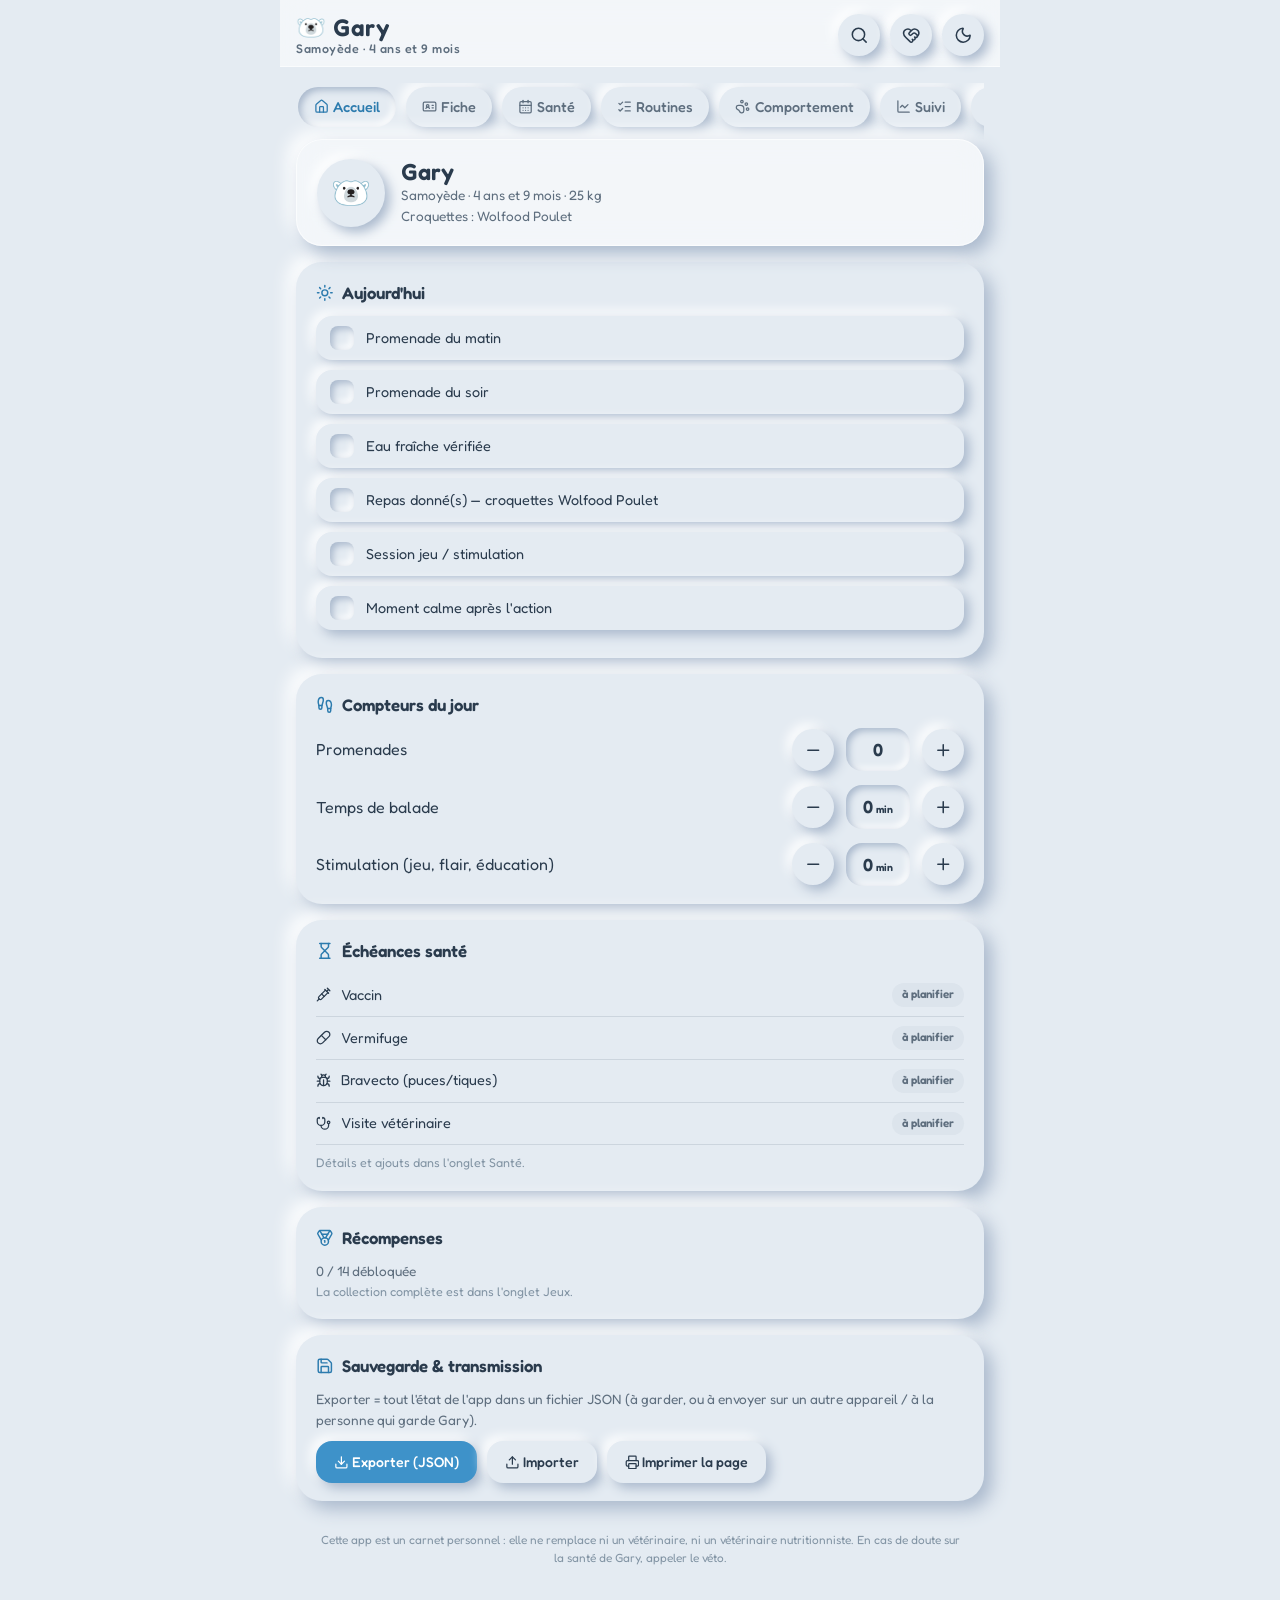
<file: gary/index.html>
<!DOCTYPE html>
<html lang="fr">
<head>
<meta charset="UTF-8">
<meta name="viewport" content="width=device-width, initial-scale=1.0, viewport-fit=cover">
<title>Gary · Carnet de soins</title>
<meta name="description" content="Carnet de soins de Gary — Samoyède. Source de vérité unique, utilisable par n'importe quel soignant.">
<meta name="theme-color" content="#E4EBF2">

<link rel="preconnect" href="https://fonts.googleapis.com">
<link rel="preconnect" href="https://fonts.gstatic.com" crossorigin>
<link href="https://fonts.googleapis.com/css2?family=Fredoka:wght@400;500;600;700&display=swap" rel="stylesheet">

<link rel="stylesheet" href="style.css">
</head>
<body>

<a href="#main" class="sr-only">Aller au contenu</a>

<div class="app">
  <header class="header" id="header"></header>
  <nav class="tabs" id="tabs" role="tablist" aria-label="Sections"></nav>
  <main id="main"></main>
  <p class="disclaimer" id="disclaimer"></p>
</div>

<div class="toast" id="toast" role="status" aria-live="polite"></div>
<div id="modal-root"></div>

<script src="gary-data.js"></script>
<script src="app.js"></script>
</body>
</html>
</file>
<file: gary/style.css>
/* ============================================================
   GARY · STYLE — système « neige tassée + givre »
   ------------------------------------------------------------
   Base   = neumorphism opaque (surfaces, cartes au repos, boutons)
   Givre  = calques translucides (backdrop-filter) UNIQUEMENT sur :
            modales, hero, carte active/ouverte, panneau latéral.
   Règles dures :
   - frost jamais sous un texte long
   - texte à contraste élevé (jamais le piège faible-contraste)
   - affordance cliquable : état inset net au press
   - fallback opaque si backdrop-filter non supporté
   ============================================================ */

/* ============== TOKENS — CLAIR ============== */
:root {
  --ice: #E4EBF2;
  --ice-deep: #DCE4EC;
  --light: #FFFFFF;            /* ombre claire haut-gauche */
  --dark: #A9B8CC;             /* ombre froide bas-droite */
  --ink: #2A3B4D;
  --ink-soft: #5E6E7E;
  --ink-faint: #8294A4;
  --glacier: #3E92C9;
  --glacier-d: #2C7BAE;
  --cyan: #5FC9D6;
  --warn: #E08A6B;
  --good: #5BB98C;
  --r: 26px;
  --r-sm: 16px;
  --shadow-up: 8px 8px 18px var(--dark), -8px -8px 18px var(--light);
  --shadow-up-sm: 5px 5px 12px var(--dark), -5px -5px 12px var(--light);
  --shadow-in: inset 6px 6px 12px var(--dark), inset -6px -6px 12px var(--light);
  --shadow-in-sm: inset 3px 3px 7px var(--dark), inset -3px -3px 7px var(--light);
  --frost-bg: rgba(255, 255, 255, .55);
  --frost-border: rgba(255, 255, 255, .6);
  --chip-fait: #3F8F68;
  --chip-fait-bg: #D9EEE3;
  --chip-folklore: #B05E3B;
  --chip-folklore-bg: #F6E3D9;
  --chip-hypothese: #57708E;
  --chip-hypothese-bg: #DEE7F1;
  --grid-line: rgba(94, 110, 126, .18);
}

/* ============== TOKENS — NUIT GLACIAIRE ============== */
/* Base bleu-nuit désaturé, ombres claires atténuées, accents conservés,
   texte clair contraste ≥ AA. */
[data-theme="dark"] {
  --ice: #1F2733;
  --ice-deep: #1A212C;
  --light: #2C3644;             /* ombre claire atténuée */
  --dark: #12181F;
  --ink: #E8EEF4;
  --ink-soft: #AEBBC9;
  --ink-faint: #7E8C9B;
  --glacier: #3E92C9;
  --glacier-d: #5FB2E4;
  --frost-bg: rgba(31, 40, 54, .55);
  --frost-border: rgba(255, 255, 255, .12);
  --chip-fait: #8FD8B4;
  --chip-fait-bg: #24463A;
  --chip-folklore: #F0B08F;
  --chip-folklore-bg: #4A3327;
  --chip-hypothese: #A9C4E2;
  --chip-hypothese-bg: #2A3B50;
  --grid-line: rgba(174, 187, 201, .18);
}

/* ============== RESET / BASE ============== */
* { box-sizing: border-box; margin: 0; padding: 0; }
html { -webkit-text-size-adjust: 100%; }
body {
  font-family: 'Fredoka', system-ui, sans-serif;
  background: var(--ice);
  color: var(--ink);
  line-height: 1.55;
  min-height: 100dvh;
  transition: background .3s, color .3s;
}
img { max-width: 100%; display: block; }
button, input, select, textarea { font: inherit; color: inherit; }
a { color: var(--glacier-d); }

/* Focus clavier visible partout */
:focus-visible {
  outline: 3px solid var(--glacier);
  outline-offset: 2px;
  border-radius: 6px;
}

.sr-only {
  position: absolute; width: 1px; height: 1px; overflow: hidden;
  clip: rect(0 0 0 0); white-space: nowrap;
}

/* ============== LAYOUT ============== */
.app {
  max-width: 720px;
  margin: 0 auto;
  padding: 16px 16px 96px;
}

/* ============== HEADER (hero = givre, autorisé) ============== */
.header {
  position: sticky;
  top: 0;
  z-index: 40;
  margin: -16px -16px 16px;
  padding: 14px 16px 10px;
  background: var(--ice);            /* fallback opaque */
  border-bottom: 1px solid var(--frost-border);
}
@supports (backdrop-filter: blur(14px)) {
  .header { background: var(--frost-bg); backdrop-filter: blur(14px); }
}
.header-row {
  display: flex; align-items: center; gap: 10px;
}
.header-title {
  font-size: 1.5rem; font-weight: 600; letter-spacing: .5px;
  line-height: 1.15;
  flex: 1; min-width: 0;
}
.header-title small {
  display: block;
  font-size: .78rem; font-weight: 500; color: var(--ink-soft);
  white-space: nowrap; overflow: hidden; text-overflow: ellipsis;
}

/* Boutons ronds neumorphes du header */
.btn-round {
  width: 42px; height: 42px; flex: none;
  border: none; border-radius: 50%;
  background: var(--ice);
  box-shadow: var(--shadow-up-sm);
  cursor: pointer;
  font-size: 1.1rem;
  display: grid; place-items: center;
  transition: box-shadow .15s;
}
.btn-round:active, .btn-round[aria-pressed="true"] { box-shadow: var(--shadow-in-sm); }

/* Bandeau mode garde */
.garde-banner {
  margin-top: 10px;
  padding: 8px 14px;
  border-radius: var(--r-sm);
  background: var(--glacier);
  color: #fff;
  font-size: .85rem;
  font-weight: 500;
  display: none;
}
body.mode-soignant .garde-banner { display: block; }

/* Recherche */
.search-wrap { margin-top: 10px; display: none; }
.search-wrap.open { display: block; }
.search-input {
  width: 100%;
  border: none; border-radius: var(--r-sm);
  padding: 11px 16px;
  background: var(--ice);
  box-shadow: var(--shadow-in-sm);
  color: var(--ink);
}
.search-input::placeholder { color: var(--ink-faint); }
.search-results { margin-top: 8px; display: grid; gap: 6px; }
.search-hit {
  text-align: left; border: none; cursor: pointer;
  padding: 10px 14px; border-radius: var(--r-sm);
  background: var(--ice); box-shadow: var(--shadow-up-sm);
  color: var(--ink);
}
.search-hit:active { box-shadow: var(--shadow-in-sm); }
.search-hit .hit-where { font-size: .72rem; color: var(--ink-faint); display: block; }

/* ============== NAV (onglets scrollables) ============== */
.tabs {
  display: flex; gap: 10px;
  overflow-x: auto;
  padding: 4px 2px 12px;
  scrollbar-width: none;
}
.tabs::-webkit-scrollbar { display: none; }
.tab {
  flex: none;
  border: none; cursor: pointer;
  padding: 9px 16px;
  border-radius: 999px;
  background: var(--ice);
  box-shadow: var(--shadow-up-sm);
  color: var(--ink-soft);
  font-weight: 500;
  font-size: .9rem;
  transition: box-shadow .15s, color .15s;
}
.tab[aria-selected="true"] {
  box-shadow: var(--shadow-in-sm);
  color: var(--glacier-d);
}
.tab:active { box-shadow: var(--shadow-in-sm); }

/* ============== CARTES (neige tassée) ============== */
.card {
  background: var(--ice);
  border-radius: var(--r);
  box-shadow: var(--shadow-up);
  padding: 18px 20px;
  margin-bottom: 16px;
}
.card h2 {
  font-size: 1.05rem; font-weight: 600;
  margin-bottom: 10px;
  display: flex; align-items: center; gap: 8px;
}
.card h3 { font-size: .95rem; font-weight: 600; margin: 12px 0 6px; }
.card p { color: var(--ink); font-size: .92rem; }
.card .muted { color: var(--ink-soft); font-size: .85rem; }
.card .faint { color: var(--ink-faint); font-size: .78rem; }

/* Carte givre — réservée aux calques flottants (hero, carte active) */
.card-frost {
  background: var(--ice-deep);        /* fallback opaque */
  border: 1px solid var(--frost-border);
}
@supports (backdrop-filter: blur(14px)) {
  .card-frost { background: var(--frost-bg); backdrop-filter: blur(14px); }
}

/* ============== HERO ACCUEIL ============== */
.hero {
  display: flex; align-items: center; gap: 16px;
}
.hero-emoji {
  width: 68px; height: 68px; flex: none;
  border-radius: 50%;
  background: var(--ice);
  box-shadow: var(--shadow-up-sm);
  display: grid; place-items: center;
  font-size: 2rem;
}
.hero-name { font-size: 1.45rem; font-weight: 600; line-height: 1.15; }
.hero-sub { color: var(--ink-soft); font-size: .85rem; }

/* ============== BOUTONS ============== */
.btn {
  border: none; cursor: pointer;
  padding: 10px 18px;
  border-radius: var(--r-sm);
  background: var(--ice);
  box-shadow: var(--shadow-up-sm);
  color: var(--ink);
  font-weight: 500;
  font-size: .88rem;
  transition: box-shadow .15s;
}
.btn:active { box-shadow: var(--shadow-in-sm); }
.btn-primary { background: var(--glacier); color: #fff; box-shadow: var(--shadow-up-sm); }
.btn-primary:active { box-shadow: var(--shadow-in-sm); }
.btn-row { display: flex; flex-wrap: wrap; gap: 10px; margin-top: 10px; }

/* Compteurs +/- */
.counter { display: flex; align-items: center; gap: 12px; }
.counter-val {
  min-width: 64px; text-align: center;
  padding: 8px 12px; border-radius: var(--r-sm);
  box-shadow: var(--shadow-in-sm);
  font-weight: 600; font-size: 1.1rem;
}

/* ============== CHIPS DE VÉRITÉ + BADGES ============== */
.chip {
  display: inline-block;
  padding: 2px 10px;
  border-radius: 999px;
  font-size: .68rem;
  font-weight: 600;
  letter-spacing: .3px;
  text-transform: uppercase;
  vertical-align: middle;
}
.chip-fait { background: var(--chip-fait-bg); color: var(--chip-fait); }
.chip-folklore { background: var(--chip-folklore-bg); color: var(--chip-folklore); }
.chip-hypothese { background: var(--chip-hypothese-bg); color: var(--chip-hypothese); }
.chip-mode { background: var(--ice-deep); color: var(--ink-soft); box-shadow: var(--shadow-in-sm); }

.badge {
  display: inline-block;
  padding: 3px 10px; border-radius: 999px;
  font-size: .72rem; font-weight: 600;
}
.badge-late { background: var(--warn); color: #fff; }
.badge-soon { background: var(--glacier); color: #fff; }
.badge-ok { background: var(--good); color: #fff; }
.badge-off { background: var(--ice-deep); color: var(--ink-soft); }

/* ============== FICHES / ACCORDÉONS ============== */
.fiche { margin-bottom: 14px; }
.fiche-head {
  display: flex; align-items: flex-start; gap: 8px;
}
.fiche-head h3 { flex: 1; margin: 0; font-size: .98rem; }
.fav-btn {
  border: none; background: none; cursor: pointer;
  font-size: 1.05rem; line-height: 1;
  color: var(--ink-faint);
  padding: 2px 4px;
}
.fav-btn[aria-pressed="true"] { color: var(--warn); }
.fiche-corps { margin-top: 6px; font-size: .9rem; }
.fiche-chips { display: flex; flex-wrap: wrap; gap: 6px; margin-top: 8px; }

/* Accordéon natif <details> — a_savoir toujours plié par défaut */
details.acc {
  border-radius: var(--r-sm);
  background: var(--ice);
  box-shadow: var(--shadow-up-sm);
  margin-bottom: 12px;
  overflow: hidden;
}
details.acc summary {
  cursor: pointer;
  list-style: none;
  padding: 12px 16px;
  font-weight: 500;
  font-size: .92rem;
  display: flex; align-items: center; gap: 8px;
  user-select: none;
}
details.acc summary::-webkit-details-marker { display: none; }
details.acc summary::after {
  content: '▾'; margin-left: auto; color: var(--ink-faint);
  transition: transform .2s;
}
details.acc[open] summary::after { transform: rotate(180deg); }
details.acc[open] {
  /* carte ouverte = calque actif → givre autorisé */
  box-shadow: var(--shadow-in-sm);
}
details.acc .acc-body { padding: 0 16px 14px; }

/* ============== CHECKLISTS ============== */
.check-item {
  display: flex; align-items: center; gap: 12px;
  padding: 10px 14px;
  border-radius: var(--r-sm);
  background: var(--ice);
  box-shadow: var(--shadow-up-sm);
  margin-bottom: 10px;
  cursor: pointer;
  transition: box-shadow .15s, opacity .15s;
}
.check-item.done { box-shadow: var(--shadow-in-sm); opacity: .72; }
.check-item.done .check-label { text-decoration: line-through; color: var(--ink-soft); }
.check-box {
  width: 24px; height: 24px; flex: none;
  border-radius: 8px;
  box-shadow: var(--shadow-in-sm);
  display: grid; place-items: center;
  font-size: .85rem; color: var(--good);
}
.check-label { flex: 1; font-size: .9rem; }
.check-del {
  border: none; background: none; cursor: pointer;
  color: var(--ink-faint); font-size: .95rem; padding: 4px;
}

/* ============== FORMULAIRES ============== */
.field { margin-bottom: 12px; }
.field label { display: block; font-size: .78rem; color: var(--ink-soft); margin-bottom: 4px; font-weight: 500; }
.field input, .field select, .field textarea {
  width: 100%;
  border: none; border-radius: var(--r-sm);
  padding: 10px 14px;
  background: var(--ice);
  box-shadow: var(--shadow-in-sm);
  color: var(--ink);
}
.field input::placeholder { color: var(--ink-faint); }
.form-grid { display: grid; grid-template-columns: 1fr 1fr; gap: 0 12px; }
@media (max-width: 480px) { .form-grid { grid-template-columns: 1fr; } }

/* ============== TABLEAU DE BORD ============== */
.stat-grid { display: grid; grid-template-columns: repeat(auto-fit, minmax(140px, 1fr)); gap: 12px; }
.stat-tile {
  border-radius: var(--r-sm);
  padding: 12px 14px;
  box-shadow: var(--shadow-in-sm);
  background: var(--ice);
}
.stat-tile .stat-val { font-size: 1.25rem; font-weight: 600; }
.stat-tile .stat-label { font-size: .74rem; color: var(--ink-soft); }

.countdown-row {
  display: flex; align-items: center; gap: 10px;
  padding: 9px 0;
  border-bottom: 1px solid var(--grid-line);
  font-size: .9rem;
}
.countdown-row:last-child { border-bottom: none; }
.countdown-row .cd-label { flex: 1; }

/* ============== SANTÉ ============== */
.event-row {
  display: flex; align-items: center; gap: 10px;
  padding: 11px 14px;
  border-radius: var(--r-sm);
  background: var(--ice);
  box-shadow: var(--shadow-up-sm);
  margin-bottom: 10px;
  font-size: .9rem;
}
.event-row .ev-main { flex: 1; min-width: 0; }
.event-row .ev-date { font-size: .76rem; color: var(--ink-soft); }

/* ============== GALERIE ============== */
.gallery-grid {
  display: grid;
  grid-template-columns: repeat(auto-fill, minmax(110px, 1fr));
  gap: 12px;
}
.photo-cell {
  position: relative;
  border-radius: var(--r-sm);
  overflow: hidden;
  box-shadow: var(--shadow-up-sm);
  aspect-ratio: 1;
  background: var(--ice-deep);
}
.photo-cell img { width: 100%; height: 100%; object-fit: cover; }
.photo-del {
  position: absolute; top: 6px; right: 6px;
  border: none; cursor: pointer;
  width: 26px; height: 26px; border-radius: 50%;
  background: rgba(0,0,0,.45); color: #fff;
  font-size: .8rem;
}

/* ============== COURBE DE POIDS ============== */
.chart-wrap { overflow-x: auto; }
.chart-svg { width: 100%; height: auto; display: block; }
.chart-svg .grid-line { stroke: var(--grid-line); stroke-width: 1; }
.chart-svg .axis-label { fill: var(--ink-soft); font-size: 11px; font-family: inherit; }
.chart-svg .data-line { stroke: var(--glacier); stroke-width: 2; fill: none; }
.chart-svg .data-dot { fill: var(--glacier); }
.chart-svg .data-label { fill: var(--ink); font-size: 11px; font-weight: 600; font-family: inherit; }
.weight-table { width: 100%; border-collapse: collapse; font-size: .88rem; margin-top: 12px; }
.weight-table th { text-align: left; color: var(--ink-soft); font-weight: 500; font-size: .76rem; padding: 6px 8px; }
.weight-table td { padding: 6px 8px; border-top: 1px solid var(--grid-line); }
.chart-tip {
  position: absolute;
  pointer-events: none;
  padding: 5px 10px;
  border-radius: 10px;
  background: var(--ink);
  color: var(--ice);
  font-size: .76rem;
  font-weight: 500;
  transform: translate(-50%, -130%);
  white-space: nowrap;
  z-index: 10;
}

/* ============== ICÔNES (Lucide inline, trait 2px unifié) ============== */
.icon {
  width: 1.05em; height: 1.05em;
  vertical-align: -0.15em;
  flex: none;
}
h2 > .icon, summary > .icon { color: var(--glacier-d); }
.fav-btn .icon { width: 1.15em; height: 1.15em; }
.fav-btn[aria-pressed="true"] .icon { fill: currentColor; }
.check-del .icon, .photo-del .icon { width: .9em; height: .9em; }
.garde-banner .icon { vertical-align: -0.18em; }

/* ============== RÉCOMPENSES / JEUX ============== */
.reward-grid {
  display: grid;
  grid-template-columns: repeat(auto-fill, minmax(140px, 1fr));
  gap: 12px;
  margin-top: 12px;
}
.reward-tile {
  padding: 14px 10px;
  border-radius: var(--r-sm);
  box-shadow: var(--shadow-up-sm);
  background: var(--ice);
  display: grid;
  justify-items: center;
  gap: 5px;
  text-align: center;
  font-size: .74rem;
  color: var(--ink-soft);
}
.reward-tile .icon {
  width: 1.9em; height: 1.9em;
  color: var(--glacier-d);
}
.reward-tile strong { font-size: .84rem; color: var(--ink); }
.reward-tile.locked {
  box-shadow: var(--shadow-in-sm);
  opacity: .55;
}
.reward-tile.locked .icon { color: var(--ink-faint); }
.quiz-option {
  display: block; width: 100%;
  text-align: left;
  border: none; cursor: pointer;
  padding: 12px 16px;
  border-radius: var(--r-sm);
  background: var(--ice);
  box-shadow: var(--shadow-up-sm);
  margin-bottom: 10px;
  font-size: .9rem;
  color: var(--ink);
  transition: box-shadow .15s;
}
.quiz-option:active { box-shadow: var(--shadow-in-sm); }
.quiz-option.correct { box-shadow: var(--shadow-in-sm); outline: 2px solid var(--good); }
.quiz-option.wrong { box-shadow: var(--shadow-in-sm); outline: 2px solid var(--warn); }
.quiz-option:disabled { cursor: default; }
.quiz-feedback {
  padding: 12px 16px; border-radius: var(--r-sm);
  box-shadow: var(--shadow-in-sm);
  font-size: .88rem;
  margin: 10px 0;
}

/* ============== FILTRES ============== */
.filter-row { display: flex; flex-wrap: wrap; gap: 8px; margin-bottom: 16px; }
.filter-chip {
  border: none; cursor: pointer;
  padding: 7px 14px;
  border-radius: 999px;
  background: var(--ice);
  box-shadow: var(--shadow-up-sm);
  color: var(--ink-soft);
  font-size: .8rem; font-weight: 500;
}
.filter-chip[aria-pressed="true"] { box-shadow: var(--shadow-in-sm); color: var(--glacier-d); }

/* ============== TOAST XP ============== */
.toast {
  position: fixed;
  bottom: 84px; left: 50%;
  transform: translateX(-50%) translateY(20px);
  background: var(--ink);
  color: var(--ice);
  padding: 9px 18px;
  border-radius: 999px;
  font-size: .85rem; font-weight: 500;
  opacity: 0;
  transition: opacity .25s, transform .25s;
  z-index: 90;
  pointer-events: none;
}
.toast.show { opacity: 1; transform: translateX(-50%) translateY(0); }

/* ============== MODALE (givre autorisé) ============== */
.modal-overlay {
  position: fixed; inset: 0; z-index: 80;
  background: rgba(20, 30, 45, .35);
  display: grid; place-items: center;
  padding: 20px;
}
.modal {
  width: 100%; max-width: 440px;
  max-height: 85dvh; overflow-y: auto;
  border-radius: var(--r);
  padding: 22px;
  background: var(--ice);              /* fallback opaque */
  border: 1px solid var(--frost-border);
  box-shadow: var(--shadow-up);
}
@supports (backdrop-filter: blur(14px)) {
  .modal { background: var(--frost-bg); backdrop-filter: blur(14px); }
}

/* Le contenu texte long DANS la modale repose sur une plaque opaque
   (règle : frost jamais sous un texte long) */
.modal .text-plate {
  background: var(--ice);
  border-radius: var(--r-sm);
  padding: 14px 16px;
  margin-top: 12px;
}

/* Pop-up récompense : icône célébrée + bienfait du soin */
.reward-modal { text-align: center; }
.reward-modal h2 { justify-content: center; display: flex; }
.reward-pop {
  display: flex; flex-direction: column; align-items: center;
  gap: 6px; margin-top: 12px;
}
.reward-pop-icon {
  width: 68px; height: 68px;
  border-radius: 50%;
  background: var(--ice);
  box-shadow: var(--shadow-up-sm);
  display: grid; place-items: center;
  animation: reward-pop .45s cubic-bezier(.34, 1.56, .64, 1);
}
.reward-pop-icon .icon {
  width: 32px; height: 32px;
  color: var(--glacier-d);
}
.reward-modal .text-plate { text-align: left; }
.reward-modal .text-plate p { font-size: .9rem; }
.reward-bienfait-titre {
  font-size: .72rem !important;
  font-weight: 600;
  letter-spacing: .4px;
  text-transform: uppercase;
  color: var(--ink-faint);
  margin-bottom: 4px;
}
@keyframes reward-pop {
  from { transform: scale(.5); opacity: 0; }
  to { transform: scale(1); opacity: 1; }
}

/* ============== MODE SOIGNANT — filtre global ============== */
body.mode-soignant [data-mode="perso"] { display: none !important; }

/* ============== DISCLAIMER ============== */
.disclaimer {
  font-size: .74rem;
  color: var(--ink-faint);
  text-align: center;
  padding: 14px 20px 0;
}

/* ============== ANIMATIONS / REDUCED MOTION ============== */
@media (prefers-reduced-motion: reduce) {
  *, *::before, *::after {
    animation-duration: .01ms !important;
    transition-duration: .01ms !important;
  }
}

/* ============== IMPRESSION ============== */
@media print {
  body { background: #fff; color: #000; }
  .header, .tabs, .btn, .btn-round, .btn-row, .fav-btn, .check-del,
  .photo-del, .toast, .counter button, .disclaimer-hide-print { display: none !important; }
  .app { max-width: none; padding: 0; }
  .card, details.acc, .check-item, .event-row {
    box-shadow: none;
    border: 1px solid #ccc;
    break-inside: avoid;
  }
  /* le JS ouvre les <details> avant impression, mais au cas où : */
  details.acc summary::after { display: none; }
  body.mode-soignant [data-mode="perso"] { display: none !important; }
}
</file>
